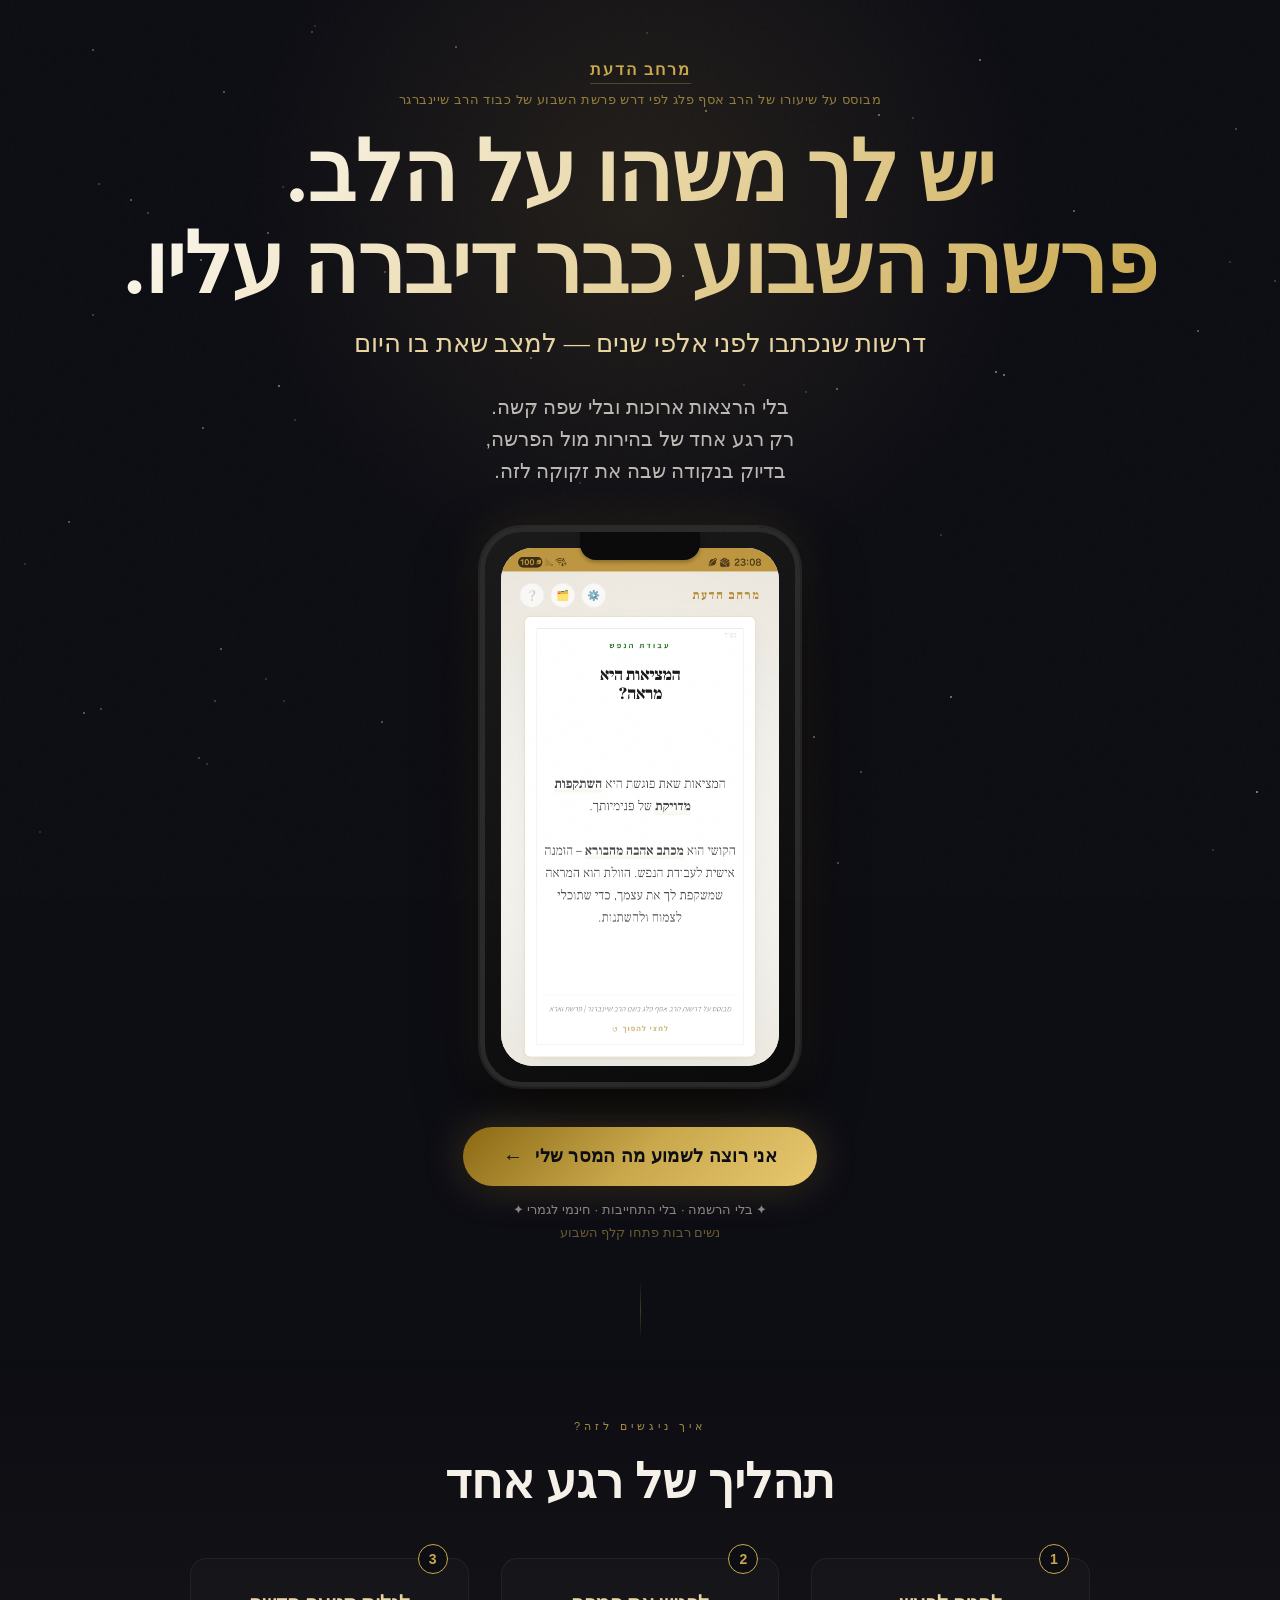
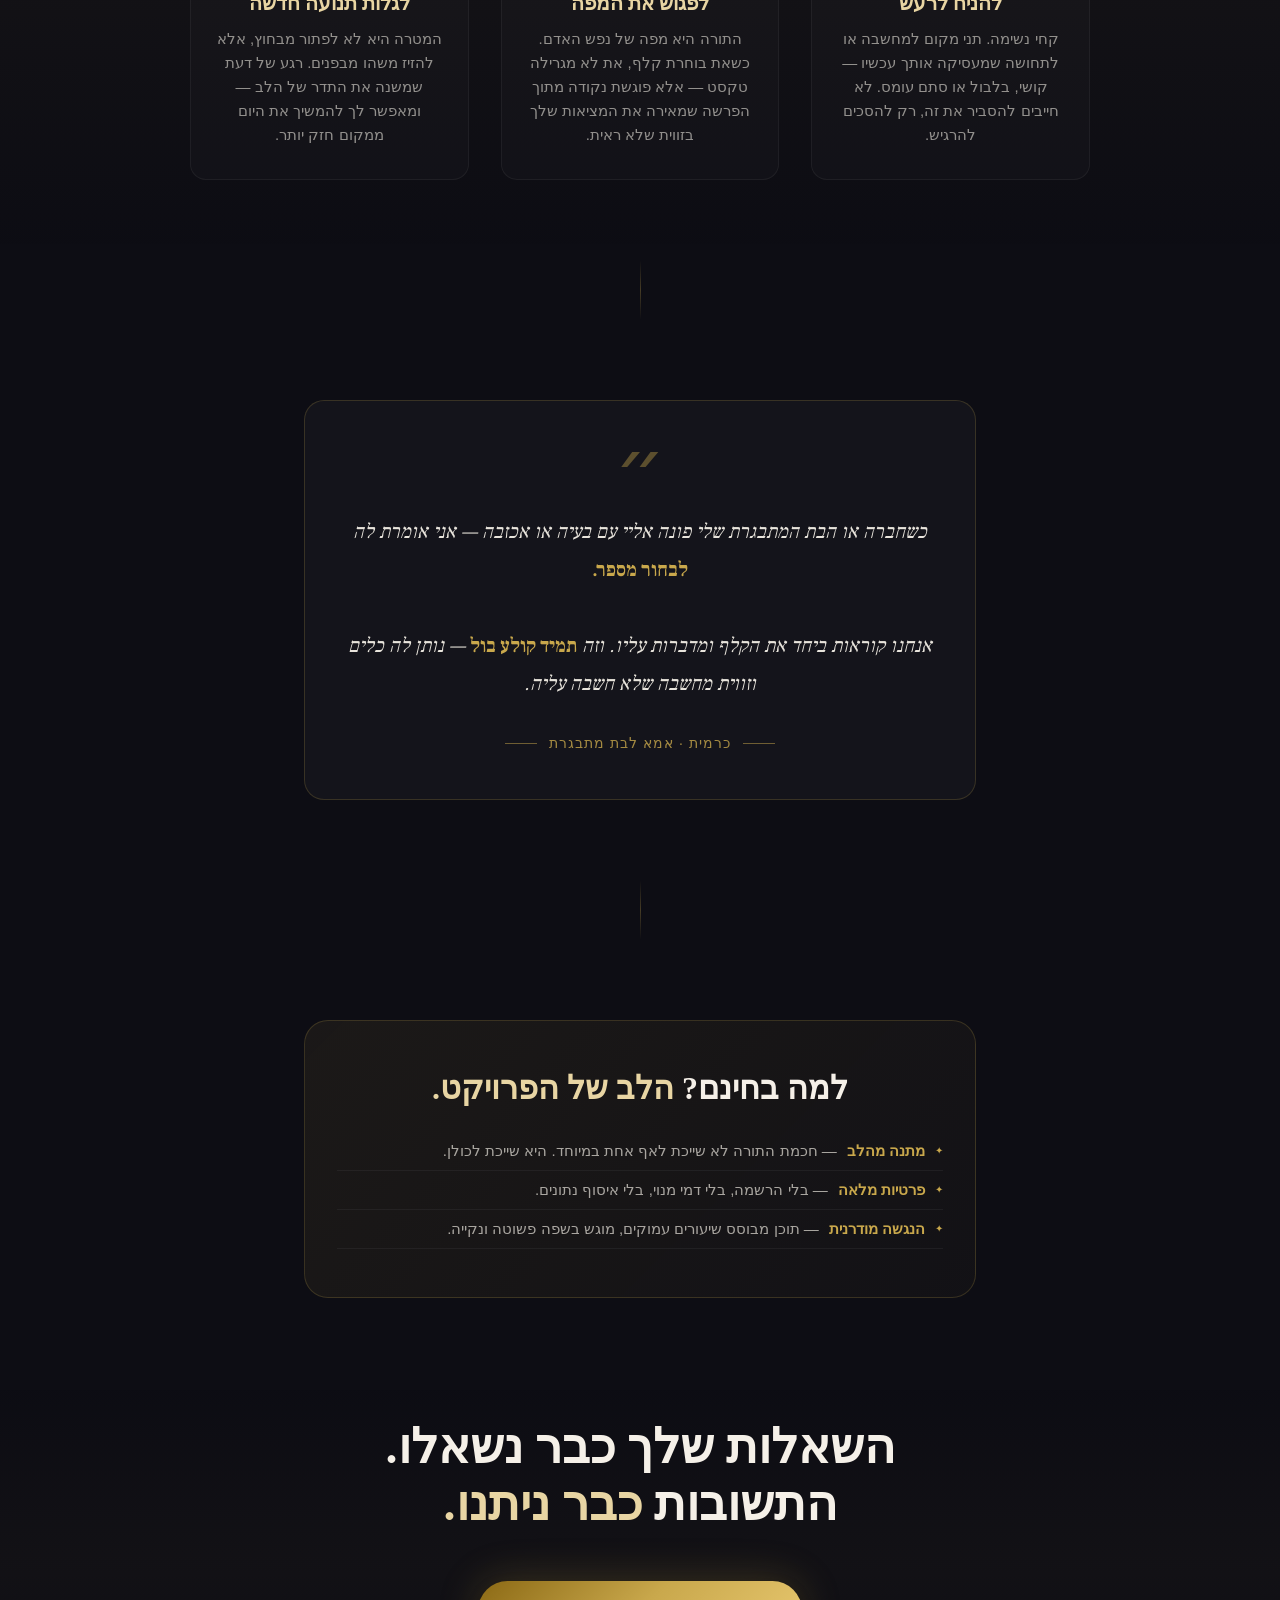
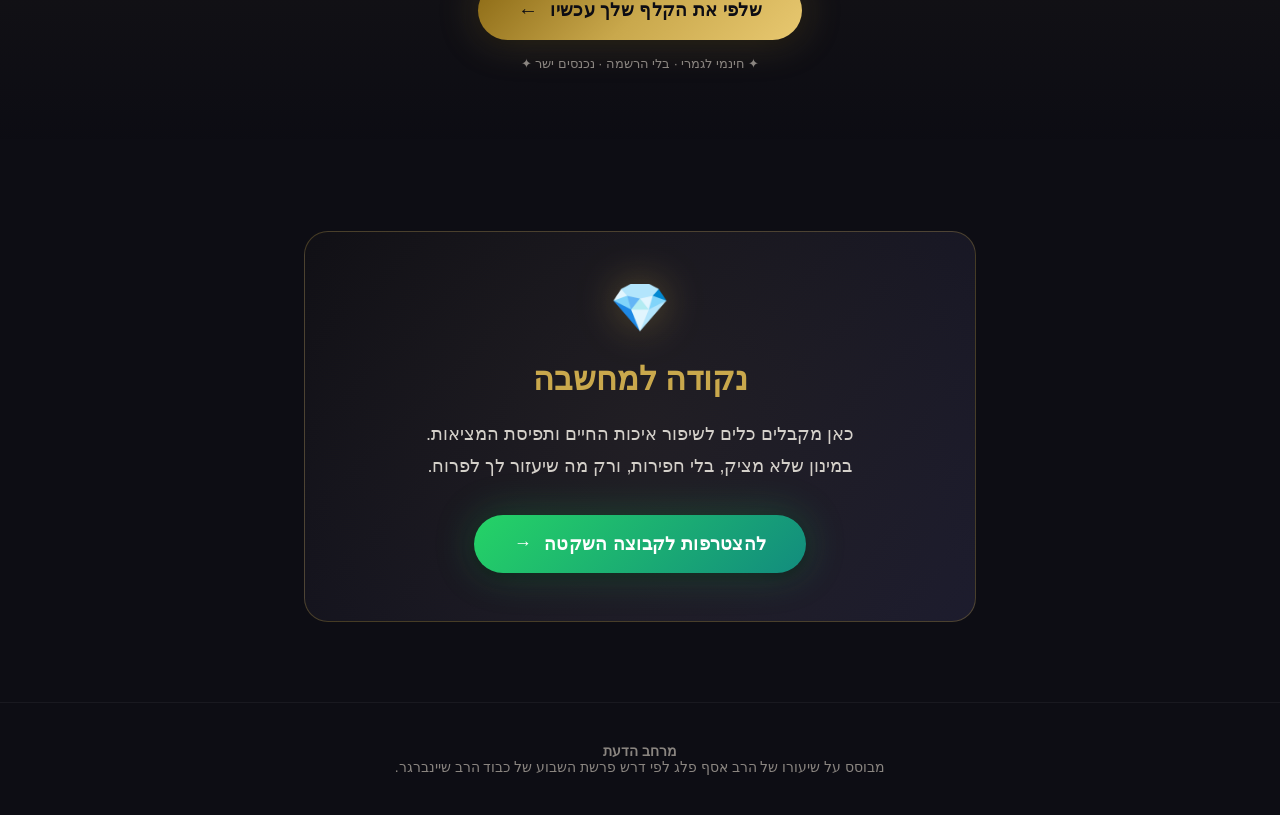
<file: landing.html>
<!DOCTYPE html>
<html lang="he" dir="rtl">
<head>
<meta charset="UTF-8">
<meta name="viewport" content="width=device-width, initial-scale=1.0">
<title>מרחב הדעת — יש לך משהו על הלב. פרשת השבוע כבר דיברה עליו.</title>

<!-- Open Graph / Social Media Meta Tags -->
<meta property="og:type" content="website">
<meta property="og:url" content="https://cberdugocohen.github.io/avodatdaat/landing.html">
<meta property="og:title" content="יש לך משהו על הלב. פרשת השבוע כבר דיברה עליו.">
<meta property="og:description" content="דרשות שנכתבו לפני אלפי שנים — למצב שאת בו היום. בלי הרצאות ארוכות ובלי שפה קשה. מבוסס על שיעורו של הרב אסף פלג לפי דרש פרשת השבוע של כבוד הרב שיינברגר.">
<meta property="og:image" content="https://cberdugocohen.github.io/avodatdaat/og-image.jpg?v=2">
<meta property="og:image:width" content="1024">
<meta property="og:image:height" content="537">
<meta property="og:locale" content="he_IL">

<!-- Twitter Card Meta Tags -->
<meta name="twitter:card" content="summary_large_image">
<meta name="twitter:url" content="https://cberdugocohen.github.io/avodatdaat/landing.html">
<meta name="twitter:title" content="יש לך משהו על הלב. פרשת השבוע כבר דיברה עליו.">
<meta name="twitter:description" content="דרשות שנכתבו לפני אלפי שנים — למצב שאת בו היום. בלי הרצאות ארוכות ובלי שפה קשה. מבוסס על שיעורו של הרב אסף פלג לפי דרש פרשת השבוע של כבוד הרב שיינברגר.">
<meta name="twitter:image" content="https://cberdugocohen.github.io/avodatdaat/og-image.jpg?v=2">

<!-- Additional Meta Tags -->
<meta name="description" content="דרשות שנכתבו לפני אלפי שנים — למצב שאת בו היום. בלי הרצאות ארוכות ובלי שפה קשה. מבוסס על שיעורו של הרב אסף פלג לפי דרש פרשת השבוע של כבוד הרב שיינברגר.">
<style>
  @font-face {
    font-family: 'HebrewSerif';
    src: local('David'), local('FrankRuhlLibre'), local('Times New Roman');
  }
</style>
<style>
  :root {
    --gold: #C9A84C;
    --gold-light: #E8D5A3;
    --gold-dark: #8B6914;
    --deep: #0D0D14;
    --deep-2: #13131E;
    --deep-3: #1A1A2E;
    --cream: #F5F0E8;
    --text-light: #E8E4DC;
    --text-muted: #8A8580;
  }

  * { margin: 0; padding: 0; box-sizing: border-box; }

  html { scroll-behavior: smooth; }

  body {
    background: var(--deep);
    color: var(--text-light);
    font-family: 'Arial Hebrew', Arial, sans-serif;
    overflow-x: hidden;
    direction: rtl;
  }

  body::before {
    content: '';
    position: fixed;
    inset: 0;
    background-image: url("data:image/svg+xml,%3Csvg viewBox='0 0 256 256' xmlns='http://www.w3.org/2000/svg'%3E%3Cfilter id='noise'%3E%3CfeTurbulence type='fractalNoise' baseFrequency='0.9' numOctaves='4' stitchTiles='stitch'/%3E%3C/filter%3E%3Crect width='100%25' height='100%25' filter='url(%23noise)' opacity='0.04'/%3E%3C/svg%3E");
    pointer-events: none;
    z-index: 1000;
    opacity: 0.4;
  }

  .hero {
    min-height: 100vh;
    display: flex;
    flex-direction: column;
    align-items: center;
    justify-content: center;
    position: relative;
    padding: 60px 24px 40px;
    text-align: center;
    overflow: hidden;
  }

  .hero::before {
    content: '';
    position: absolute;
    top: -200px;
    left: 50%;
    transform: translateX(-50%);
    width: 800px;
    height: 800px;
    background: radial-gradient(ellipse, rgba(201,168,76,0.12) 0%, transparent 70%);
    pointer-events: none;
  }

  .stars {
    position: absolute;
    inset: 0;
    overflow: hidden;
    pointer-events: none;
  }

  .star {
    position: absolute;
    width: 2px;
    height: 2px;
    background: var(--gold-light);
    border-radius: 50%;
    animation: twinkle var(--d, 3s) ease-in-out infinite;
    opacity: var(--o, 0.4);
  }

  @keyframes twinkle {
    0%, 100% { opacity: var(--o, 0.4); transform: scale(1); }
    50% { opacity: 0.1; transform: scale(0.5); }
  }

  .brand-name {
    font-family: 'Arial Hebrew', Georgia, serif;
    font-size: 16px;
    letter-spacing: 2px;
    color: var(--gold);
    text-transform: uppercase;
    margin-bottom: 24px;
    font-weight: 700;
    border-bottom: 1px solid rgba(201,168,76,0.3);
    padding-bottom: 4px;
    animation: fadeDown 0.8s ease both;
  }

  .hero-title {
    font-family: 'Arial Hebrew', Georgia, serif;
    font-size: clamp(42px, 7vw, 84px);
    font-weight: 900;
    line-height: 1.1;
    letter-spacing: -1px;
    margin-bottom: 16px;
    animation: fadeDown 0.8s 0.1s ease both;
    background: linear-gradient(135deg, #fff 0%, var(--gold-light) 50%, var(--gold) 100%);
    -webkit-background-clip: text;
    -webkit-text-fill-color: transparent;
    background-clip: text;
  }

  .hero-subtitle-line {
    font-family: 'Arial Hebrew', Georgia, serif;
    font-size: clamp(18px, 3vw, 26px);
    font-weight: 300;
    color: var(--gold-light);
    margin-bottom: 32px;
    opacity: 0.9;
    animation: fadeDown 0.8s 0.2s ease both;
  }

  .hero-tagline {
    font-size: clamp(16px, 2.5vw, 20px);
    font-weight: 300;
    line-height: 1.6;
    color: rgba(232,228,220,0.8);
    max-width: 500px;
    margin: 0 auto 40px;
    animation: fadeDown 0.8s 0.3s ease both;
  }

  .mockup-container {
    perspective: 1200px;
    margin: 0 auto 40px;
    width: 320px;
    height: 560px;
    animation: fadeUp 1s 0.4s ease both;
  }

  @keyframes float {
    0%   { transform: rotateX(8deg) rotateY(-2deg) translateY(0px); }
    50%  { transform: rotateX(5deg) rotateY(-1deg) translateY(-10px); }
    100% { transform: rotateX(8deg) rotateY(-2deg) translateY(0px); }
  }

  .phone-frame {
    width: 100%;
    height: 100%;
    background: linear-gradient(145deg, #1a1a1a, #0a0a0a);
    border: 5px solid #2a2a2a;
    border-radius: 42px;
    position: relative;
    box-shadow: 
      0 0 0 2px rgba(255,255,255,0.08),
      0 25px 60px rgba(0,0,0,0.7),
      0 0 50px rgba(201,168,76,0.15);
    animation: float 4s ease-in-out infinite;
    transition: transform 0.6s ease;
    overflow: hidden;
  }

  .mockup-container:hover .phone-frame {
    transform: rotateX(0deg) rotateY(0deg) scale(1.03);
  }

  .phone-frame::before {
    content: '';
    position: absolute;
    top: 0;
    left: 50%;
    transform: translateX(-50%);
    width: 120px;
    height: 28px;
    background: #0a0a0a;
    border-bottom-left-radius: 16px;
    border-bottom-right-radius: 16px;
    z-index: 20;
    box-shadow: 0 2px 4px rgba(0,0,0,0.3);
  }

  .phone-screen {
    position: absolute;
    inset: 16px;
    border-radius: 32px;
    overflow: hidden;
    background: #FDFBF7;
  }

  .phone-screen img {
    width: 100%;
    height: 100%;
    object-fit: cover;
    object-position: top;
    display: block;
  }

  .cta-btn {
    display: inline-flex;
    align-items: center;
    gap: 12px;
    background: linear-gradient(135deg, var(--gold-dark), var(--gold), #E8C870);
    color: var(--deep);
    font-family: 'Arial Hebrew', Arial, sans-serif;
    font-size: 18px;
    font-weight: 700;
    padding: 18px 40px;
    border-radius: 60px;
    border: none;
    cursor: pointer;
    text-decoration: none;
    letter-spacing: 0.3px;
    position: relative;
    overflow: hidden;
    animation: fadeDown 0.8s 0.5s ease both;
    transition: transform 0.2s, box-shadow 0.2s;
    box-shadow: 0 0 40px rgba(201,168,76,0.25), 0 4px 12px rgba(0,0,0,0.4);
  }

  .cta-btn:hover {
    transform: translateY(-2px);
    box-shadow: 0 0 60px rgba(201,168,76,0.35), 0 8px 24px rgba(0,0,0,0.5);
  }

  .cta-btn .arrow { font-size: 20px; }

  .free-tag {
    margin-top: 16px;
    font-size: 13px;
    color: var(--text-muted);
    animation: fadeDown 0.8s 0.6s ease both;
  }

  .free-tag span { color: var(--gold); font-weight: 500; }

  .mechanism {
    padding: 80px 24px;
    background: linear-gradient(180deg, transparent, rgba(201,168,76,0.03), transparent);
    text-align: center;
  }

  .section-label {
    font-size: 11px;
    letter-spacing: 4px;
    text-transform: uppercase;
    color: var(--gold);
    margin-bottom: 20px;
    opacity: 0.8;
  }

  .impact-headline {
    font-family: 'Arial Hebrew', Georgia, serif;
    font-size: clamp(28px, 4vw, 48px);
    font-weight: 700;
    line-height: 1.2;
    margin-bottom: 48px;
    color: var(--cream);
  }

  .impact-headline em {
    font-style: normal;
    color: var(--gold-light);
  }

  .steps-grid {
    display: grid;
    grid-template-columns: repeat(auto-fit, minmax(250px, 1fr));
    gap: 32px;
    max-width: 900px;
    margin: 0 auto;
  }

  .step-card {
    background: rgba(255,255,255,0.02);
    border: 1px solid rgba(255,255,255,0.05);
    padding: 32px 24px;
    border-radius: 16px;
    position: relative;
    transition: transform 0.3s;
  }
  
  .step-card:hover {
    transform: translateY(-5px);
    border-color: rgba(201,168,76,0.2);
  }

  .step-number {
    position: absolute;
    top: -15px;
    right: 20px;
    background: var(--deep);
    border: 1px solid var(--gold);
    color: var(--gold);
    width: 30px;
    height: 30px;
    border-radius: 50%;
    display: flex;
    align-items: center;
    justify-content: center;
    font-weight: bold;
    font-size: 14px;
  }

  .step-title {
    font-family: 'Arial Hebrew', serif;
    font-size: 20px;
    color: var(--gold-light);
    margin-bottom: 12px;
  }

  .step-desc {
    font-size: 15px;
    color: rgba(232,228,220,0.6);
    line-height: 1.6;
  }

  .free-section {
    padding: 80px 24px;
    max-width: 720px;
    margin: 0 auto;
    text-align: center;
  }

  .free-card {
    background: linear-gradient(135deg, rgba(201,168,76,0.08), rgba(201,168,76,0.03));
    border: 1px solid rgba(201,168,76,0.2);
    border-radius: 24px;
    padding: 48px 32px;
    position: relative;
    overflow: hidden;
  }

  .free-list {
    list-style: none;
    margin: 24px 0 0;
    text-align: right;
  }

  .free-list li {
    font-size: 15px;
    color: rgba(232,228,220,0.7);
    padding: 10px 0;
    border-bottom: 1px solid rgba(255,255,255,0.05);
    display: flex;
    align-items: center;
    gap: 10px;
  }

  .free-list li::before {
    content: '✦';
    color: var(--gold);
    font-size: 10px;
  }

  .divider {
    width: 1px;
    height: 60px;
    background: linear-gradient(180deg, transparent, var(--gold), transparent);
    margin: 0 auto;
    opacity: 0.3;
  }

  .testimonial-section {
    padding: 80px 24px;
    max-width: 720px;
    margin: 0 auto;
    text-align: center;
  }

  .testimonial-card {
    background: rgba(255,255,255,0.03);
    border: 1px solid rgba(201,168,76,0.2);
    border-radius: 20px;
    padding: 48px 40px;
    position: relative;
  }

  .testimonial-quote-mark {
    font-family: Georgia, serif;
    font-size: 80px;
    line-height: 0.5;
    color: var(--gold);
    opacity: 0.4;
    display: block;
    margin-bottom: 24px;
  }

  .testimonial-text {
    font-family: 'Frank Ruhl Libre', Georgia, serif;
    font-size: 20px;
    line-height: 1.9;
    color: var(--text-light);
    margin-bottom: 32px;
    font-style: italic;
  }

  .testimonial-text strong {
    color: var(--gold);
    font-style: normal;
    font-weight: 700;
  }

  .testimonial-author {
    display: flex;
    align-items: center;
    justify-content: center;
    gap: 12px;
  }

  .testimonial-author-line {
    width: 32px;
    height: 1px;
    background: var(--gold);
    opacity: 0.5;
  }

  .testimonial-author-name {
    font-size: 14px;
    color: var(--gold);
    letter-spacing: 1px;
    opacity: 0.8;
  }

  @keyframes fadeDown {
    from { opacity: 0; transform: translateY(-16px); }
    to { opacity: 1; transform: translateY(0); }
  }

  @keyframes fadeUp {
    from { opacity: 0; transform: translateY(24px); }
    to { opacity: 1; transform: translateY(0); }
  }

  .reveal {
    opacity: 0;
    transform: translateY(24px);
    transition: opacity 0.7s ease, transform 0.7s ease;
  }

  .reveal.visible {
    opacity: 1;
    transform: translateY(0);
  }
  
  .whatsapp-section {
    padding: 80px 24px;
    max-width: 720px;
    margin: 0 auto;
    text-align: center;
  }

  .whatsapp-card {
    background: linear-gradient(135deg, rgba(13,13,20,0.95), rgba(26,26,46,0.95));
    border: 1px solid rgba(201,168,76,0.3);
    border-radius: 24px;
    padding: 48px 32px;
    position: relative;
    overflow: hidden;
  }

  .whatsapp-card::before {
    content: '';
    position: absolute;
    top: -50%;
    left: -50%;
    width: 200%;
    height: 200%;
    background: radial-gradient(circle, rgba(201,168,76,0.08) 0%, transparent 70%);
    pointer-events: none;
  }

  .whatsapp-icon {
    font-size: 48px;
    margin-bottom: 24px;
    display: block;
    filter: drop-shadow(0 0 20px rgba(201,168,76,0.4));
  }

  .whatsapp-title {
    font-family: 'Arial Hebrew', Georgia, serif;
    font-size: 32px;
    font-weight: 700;
    color: var(--gold);
    margin-bottom: 20px;
  }

  .whatsapp-text {
    font-size: 18px;
    line-height: 1.8;
    color: var(--text-light);
    margin-bottom: 32px;
    opacity: 0.9;
  }

  .whatsapp-btn {
    display: inline-flex;
    align-items: center;
    gap: 12px;
    background: linear-gradient(135deg, #25D366, #128C7E);
    color: white;
    font-family: 'Arial Hebrew', Arial, sans-serif;
    font-size: 18px;
    font-weight: 700;
    padding: 18px 40px;
    border-radius: 60px;
    border: none;
    cursor: pointer;
    text-decoration: none;
    letter-spacing: 0.3px;
    position: relative;
    overflow: hidden;
    transition: transform 0.2s, box-shadow 0.2s;
    box-shadow: 0 0 40px rgba(37,211,102,0.25), 0 4px 12px rgba(0,0,0,0.4);
  }

  .whatsapp-btn:hover {
    transform: translateY(-2px);
    box-shadow: 0 0 60px rgba(37,211,102,0.35), 0 8px 24px rgba(0,0,0,0.5);
  }

  footer {
    padding: 40px 24px;
    text-align: center;
    border-top: 1px solid rgba(255,255,255,0.05);
    color: var(--text-muted);
    font-size: 14px;
  }
</style>
<link rel="preconnect" href="https://fonts.googleapis.com">
<link rel="preconnect" href="https://fonts.gstatic.com" crossorigin>
<link href="https://fonts.googleapis.com/css2?family=Frank+Ruhl+Libre:wght@300;400;500;700;900&display=swap" rel="stylesheet">
</head>
<body>

<div class="stars" id="stars"></div>

<section class="hero">
  <div class="brand-name">מרחב הדעת</div>
  <p style="font-size:13px; color: rgba(201,168,76,0.7); margin-bottom: 20px; margin-top: -16px; letter-spacing: 0.5px;">מבוסס על שיעורו של הרב אסף פלג לפי דרש פרשת השבוע של כבוד הרב שיינברגר</p>

  <h1 class="hero-title">יש לך משהו על הלב.<br>פרשת השבוע כבר דיברה עליו.</h1>
  <p class="hero-subtitle-line">דרשות שנכתבו לפני אלפי שנים — למצב שאת בו היום</p>

  <p class="hero-tagline">
    בלי הרצאות ארוכות ובלי שפה קשה.<br>
    רק רגע אחד של בהירות מול הפרשה,<br>
    בדיוק בנקודה שבה את זקוקה לזה.
  </p>

  <div class="mockup-container">
    <div class="phone-frame">
      <div class="phone-screen">
        <img src="./card-preview.jpg" alt="תצוגה מידית של האפליקציה">
      </div>
    </div>
  </div>

  <a href="./index.html" class="cta-btn">
    <span>אני רוצה לשמוע מה המסר שלי</span>
    <span class="arrow">←</span>
  </a>

  <p class="free-tag">✦ בלי הרשמה · בלי התחייבות · חינמי לגמרי ✦</p>
  <p style="font-size: 13px; color: rgba(201,168,76,0.5); margin-top: 8px;">נשים רבות פתחו קלף השבוע</p>
</section>

<div class="divider"></div>

<section class="mechanism reveal">
  <p class="section-label">איך ניגשים לזה?</p>
  <h2 class="impact-headline">תהליך של רגע אחד</h2>

  <div class="steps-grid">
    <div class="step-card reveal">
      <div class="step-number">1</div>
      <h3 class="step-title">להניח לרעש</h3>
      <p class="step-desc">
        קחי נשימה. תני מקום למחשבה או לתחושה שמעסיקה אותך עכשיו — קושי, בלבול או סתם עומס. לא חייבים להסביר את זה, רק להסכים להרגיש.
      </p>
    </div>

    <div class="step-card reveal">
      <div class="step-number">2</div>
      <h3 class="step-title">לפגוש את המפה</h3>
      <p class="step-desc">
        התורה היא מפה של נפש האדם. כשאת בוחרת קלף, את לא מגרילה טקסט — אלא פוגשת נקודה מתוך הפרשה שמאירה את המציאות שלך בזווית שלא ראית.
      </p>
    </div>

    <div class="step-card reveal">
      <div class="step-number">3</div>
      <h3 class="step-title">לגלות תנועה חדשה</h3>
      <p class="step-desc">
        המטרה היא לא לפתור מבחוץ, אלא להזיז משהו מבפנים. רגע של דעת שמשנה את התדר של הלב — ומאפשר לך להמשיך את היום ממקום חזק יותר.
      </p>
    </div>
  </div>
</section>

<div class="divider"></div>

<section class="testimonial-section reveal">
  <div class="testimonial-card">
    <span class="testimonial-quote-mark">״</span>
    <p class="testimonial-text">
      כשחברה או הבת המתבגרת שלי פונה אליי עם בעיה או אכזבה —
      אני אומרת לה <strong>לבחור מספר.</strong><br><br>
      אנחנו קוראות ביחד את הקלף ומדברות עליו.
      וזה <strong>תמיד קולע בול</strong> —
      נותן לה כלים וזווית מחשבה שלא חשבה עליה.
    </p>
    <div class="testimonial-author">
      <div class="testimonial-author-line"></div>
      <span class="testimonial-author-name">כרמית · אמא לבת מתבגרת</span>
      <div class="testimonial-author-line"></div>
    </div>
  </div>
</section>

<div class="divider"></div>

<section class="free-section reveal">
  <div class="free-card">
    <h2 class="impact-headline" style="font-size: 32px; margin-bottom: 20px;">
      למה בחינם? <em>הלב של הפרויקט.</em>
    </h2>

    <ul class="free-list">
      <li><strong style="color: var(--gold);">מתנה מהלב</strong> — חכמת התורה לא שייכת לאף אחת במיוחד. היא שייכת לכולן.</li>
      <li><strong style="color: var(--gold);">פרטיות מלאה</strong> — בלי הרשמה, בלי דמי מנוי, בלי איסוף נתונים.</li>
      <li><strong style="color: var(--gold);">הנגשה מודרנית</strong> — תוכן מבוסס שיעורים עמוקים, מוגש בשפה פשוטה ונקייה.</li>
    </ul>
  </div>
</section>

<section class="mechanism reveal" style="padding-top: 40px;">
  <h2 class="impact-headline">
    השאלות שלך כבר נשאלו.<br>התשובות <em>כבר ניתנו.</em>
  </h2>
  
  <a href="./index.html" class="cta-btn">
    <span>שלפי את הקלף שלך עכשיו</span>
    <span class="arrow">←</span>
  </a>
  
  <p class="free-tag">✦ חינמי לגמרי · בלי הרשמה · נכנסים ישר ✦</p>
</section>

<section class="whatsapp-section reveal">
  <div class="whatsapp-card">
    <span class="whatsapp-icon">💎</span>
    <h2 class="whatsapp-title">נקודה למחשבה</h2>
    <p class="whatsapp-text">
      כאן מקבלים כלים לשיפור איכות החיים ותפיסת המציאות.<br>
      במינון שלא מציק, בלי חפירות, ורק מה שיעזור לך לפרוח.
    </p>
    <a href="https://chat.whatsapp.com/GI2tPV5kTtjC0jecPgpl7P?mode=gi_t" class="whatsapp-btn" target="_blank" rel="noopener noreferrer">
      <span>להצטרפות לקבוצה השקטה</span>
      <span>→</span>
    </a>
  </div>
</section>

<footer>
  <p>
    <strong>מרחב הדעת</strong><br>
    מבוסס על שיעורו של הרב אסף פלג לפי דרש פרשת השבוע של כבוד הרב שיינברגר.
  </p>
</footer>

<script>
  const starsEl = document.getElementById('stars');
  for (let i = 0; i < 60; i++) {
    const star = document.createElement('div');
    star.className = 'star';
    star.style.cssText = `
      top: ${Math.random() * 100}%;
      left: ${Math.random() * 100}%;
      --d: ${2 + Math.random() * 4}s;
      --o: ${0.2 + Math.random() * 0.5};
      animation-delay: ${Math.random() * 4}s;
    `;
    starsEl.appendChild(star);
  }

  const reveals = document.querySelectorAll('.reveal');
  const observer = new IntersectionObserver((entries) => {
    entries.forEach(entry => {
      if (entry.isIntersecting) {
        entry.target.classList.add('visible');
      }
    });
  }, { threshold: 0.15 });

  reveals.forEach(el => observer.observe(el));
</script>
</body>
</html>
</file>
